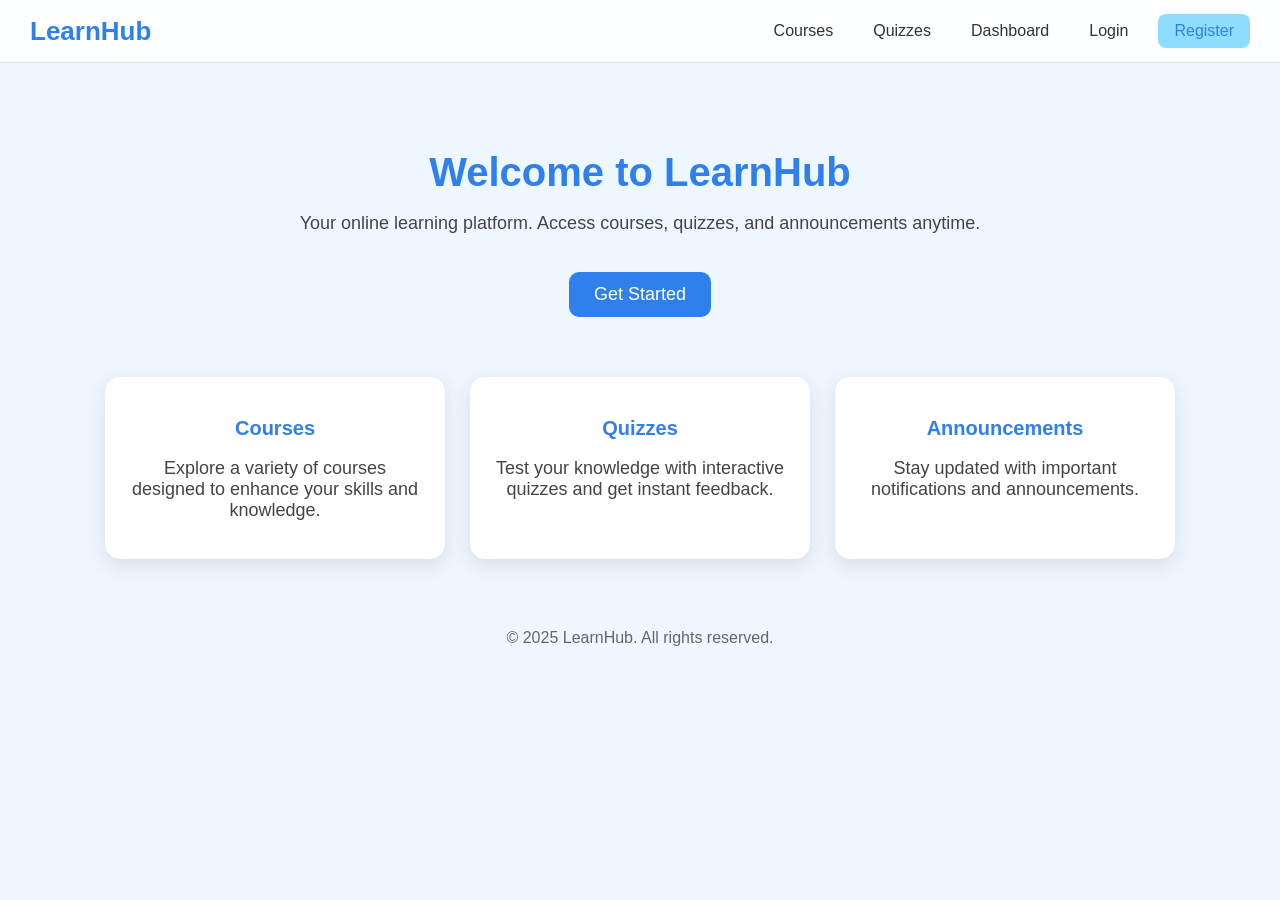
<file: frontend/public/index.html>
<!DOCTYPE html>
<html lang="en">
<head>
<meta charset="UTF-8" />
<meta name="viewport" content="width=device-width, initial-scale=1" />
<title>LearnHub - Home</title>

<style>
/* ---------------------------------- */
/* GLOBAL LAYOUT FIX (NO SIDE SCROLL) */
/* ---------------------------------- */
html, body {
  margin: 0;
  padding: 0;
  overflow-x: hidden;
  font-family: Arial, sans-serif;
  background: #eef7ff;
}

/* ---------------------------------- */
/* NAVBAR                             */
/* ---------------------------------- */
.navbar {
  width: 100%;
  padding: 14px 30px;
  display: flex;
  justify-content: space-between;
  align-items: center;

  background: #ffffffd8;
  backdrop-filter: blur(10px);
  position: sticky;
  top: 0;
  z-index: 100;
  box-sizing: border-box;
  border-bottom: 1px solid #e3e3e3;
}

.logo {
  font-size: 26px;
  font-weight: 700;
  color: #2f80ed;
}

/* NAV LINKS */
.nav-links {
  display: flex;
  align-items: center;
  gap: 20px;
}

.nav-links a {
  text-decoration: none;
  color: #333;
  font-size: 16px;
  font-weight: 500;
  padding: 6px 10px;
  transition: 0.3s;
}

.nav-links a:hover {
  color: #2f80ed;
}

/* REGISTER button */
.register-btn {
  background: #8eddff;
  padding: 8px 16px !important;
  border-radius: 8px;
  font-weight: bold;
  color: #2f80ed !important;
}

.register-btn:hover {
  background: #70d2ff;
}

/* ---------------------------------- */
/* MAIN CONTENT                       */
/* ---------------------------------- */
.container {
  margin: 0 auto;
  text-align: center;
  padding-top: 60px;
  max-width: 1100px;
}

h1 {
  font-size: 40px;
  color: #2f80ed;
  margin-bottom: 10px;
}

p {
  font-size: 18px;
  color: #444;
}

/* GET STARTED BUTTON */
.button {
  background: #2f80ed;
  color: #fff;
  padding: 12px 25px;
  border-radius: 10px;
  text-decoration: none;
  font-size: 18px;
  display: inline-block;
  margin: 20px auto;
}

.button:hover {
  background: #1c6ad6;
}

/* ---------------------------------- */
/* FEATURE CARDS SECTION              */
/* ---------------------------------- */
.cards {
  margin-top: 40px;
  display: flex;
  justify-content: center;
  gap: 25px;
  flex-wrap: wrap;
}

.card {
  width: 300px;
  background: #fff;
  padding: 20px;
  border-radius: 15px;
  box-shadow: 0px 6px 20px rgba(0,0,0,0.1);
  transition: 0.3s;
}

.card:hover {
  transform: translateY(-5px);
}

.card h3 {
  color: #2f80ed;
  font-size: 20px;
  margin-bottom: 10px;
}

/* FOOTER */
footer {
  text-align: center;
  margin-top: 50px;
  padding: 20px;
  color: #666;
}
.user-dropdown {
  position: relative;
  cursor: pointer;
  font-weight: 700;
  color: #2f80ed;
}

.user-name {
  padding: 8px 12px;
  border-radius: 10px;
  transition: 0.25s;
}

.user-name:hover {
  background: rgba(47, 128, 237, 0.1);
}

/* Dropdown menu */
.dropdown-menu {
  position: absolute;
  right: 0;
  margin-top: 8px;
  background: white;
  border-radius: 10px;
  box-shadow: 0 4px 12px rgba(0,0,0,0.15);
  padding: 10px 0;
  width: 150px;
  display: none;
  z-index: 1000;
}

.dropdown-menu a {
  display: block;
  padding: 10px 16px;
  color: #333;
  text-decoration: none;
  font-size: 15px;
}

.dropdown-menu a:hover {
  background: rgba(47, 128, 237, 0.08);
  color: #2f80ed;
}

</style>
</head>
<script>
document.addEventListener("DOMContentLoaded", () => {
    const token = localStorage.getItem("token");
    const name = localStorage.getItem("name");
    const role = localStorage.getItem("role");

    const nav = document.querySelector(".nav-links");

    if (token && name) {
        // Replace Login & Register with user's name + Dashboard + Logout
nav.innerHTML = `
    <a href="dashboard.html">Dashboard</a>

    <div class="user-dropdown">
        <span id="userNameDisplay" class="user-name">${name}</span>
        <div id="userMenu" class="dropdown-menu">
            <a href="profile.html">Profile</a>
            <a id="logoutBtn">Logout</a>
        </div>
    </div>
`;
;

       document.getElementById("logoutBtn").onclick = () => {
    localStorage.clear();

    // Show message
    const msg = document.createElement("div");
    msg.innerText = "Logged out successfully!";
    msg.style.position = "fixed";
    msg.style.top = "20px";
    msg.style.right = "20px";
    msg.style.background = "#2f80ed";
    msg.style.color = "white";
    msg.style.padding = "12px 20px";
    msg.style.borderRadius = "8px";
    msg.style.boxShadow = "0 4px 12px rgba(0,0,0,0.15)";
    msg.style.fontSize = "16px";
    msg.style.zIndex = "2000";
    document.body.appendChild(msg);

    // Redirect after 1.5s
    setTimeout(() => {
        window.location.href = "index.html";
    }, 1500);
};

    }
});
</script>

<script>
document.addEventListener("DOMContentLoaded", () => {
    const name = localStorage.getItem("name");

    // Set username text
    document.getElementById("userNameDisplay").innerText = name || "User";

    const menu = document.getElementById("userMenu");
    const user = document.getElementById("userNameDisplay");

    // Toggle dropdown on click
    user.addEventListener("click", () => {
        menu.style.display = menu.style.display === "block" ? "none" : "block";
    });

    // Close dropdown when clicking outside
    document.addEventListener("click", (e) => {
        if (!e.target.closest(".user-dropdown")) {
            menu.style.display = "none";
        }
    });

    // Logout
   document.getElementById("logoutBtn").onclick = () => {
    localStorage.clear();

    // Show message
    const msg = document.createElement("div");
    msg.innerText = "Logged out successfully!";
    msg.style.position = "fixed";
    msg.style.top = "20px";
    msg.style.right = "20px";
    msg.style.background = "#2f80ed";
    msg.style.color = "white";
    msg.style.padding = "12px 20px";
    msg.style.borderRadius = "8px";
    msg.style.boxShadow = "0 4px 12px rgba(0,0,0,0.15)";
    msg.style.fontSize = "16px";
    msg.style.zIndex = "2000";
    document.body.appendChild(msg);

    // Redirect after 1.5s
    setTimeout(() => {
        window.location.href = "index.html";
    }, 1500);
};

});
</script>
<script>
document.addEventListener("DOMContentLoaded", () => {
    if (sessionStorage.getItem("logoutMessage")) {
        alert("Logged out successfully!");
        sessionStorage.removeItem("logoutMessage");
    }
});
</script>


<body>

<!-- ---------------------------------- -->
<!-- HEADER -->
<!-- ---------------------------------- -->
<header class="navbar">
  <div class="logo">LearnHub</div>

  <nav class="nav-links">
    <a href="courses.html">Courses</a>
    <a href="quizzes.html">Quizzes</a>
    <a href="dashboard.html">Dashboard</a>
    <a href="login.html">Login</a>
    <a href="register.html" class="register-btn">Register</a>
  </nav>
</header>


<!-- ---------------------------------- -->
<!-- MAIN CONTENT -->
<!-- ---------------------------------- -->
<main class="container fade-in">
  <h1>Welcome to LearnHub</h1>
  <p>Your online learning platform. Access courses, quizzes, and announcements anytime.</p>

  <a href="register.html" class="button">Get Started</a>

<div class="cards">

  <div class="card" onclick="window.location.href='courses.html'" style="cursor:pointer;">
    <h3>Courses</h3>
    <p>Explore a variety of courses designed to enhance your skills and knowledge.</p>
  </div>

  <div class="card" onclick="window.location.href='quizzes.html'" style="cursor:pointer;">
    <h3>Quizzes</h3>
    <p>Test your knowledge with interactive quizzes and get instant feedback.</p>
  </div>

  <div class="card" onclick="window.location.href='announcements.html'" style="cursor:pointer;">
    <h3>Announcements</h3>
    <p>Stay updated with important notifications and announcements.</p>
  </div>

</div>


<footer>© 2025 LearnHub. All rights reserved.</footer>
<script src="../js/auth.js"></script>
</body>
</html>
</file>
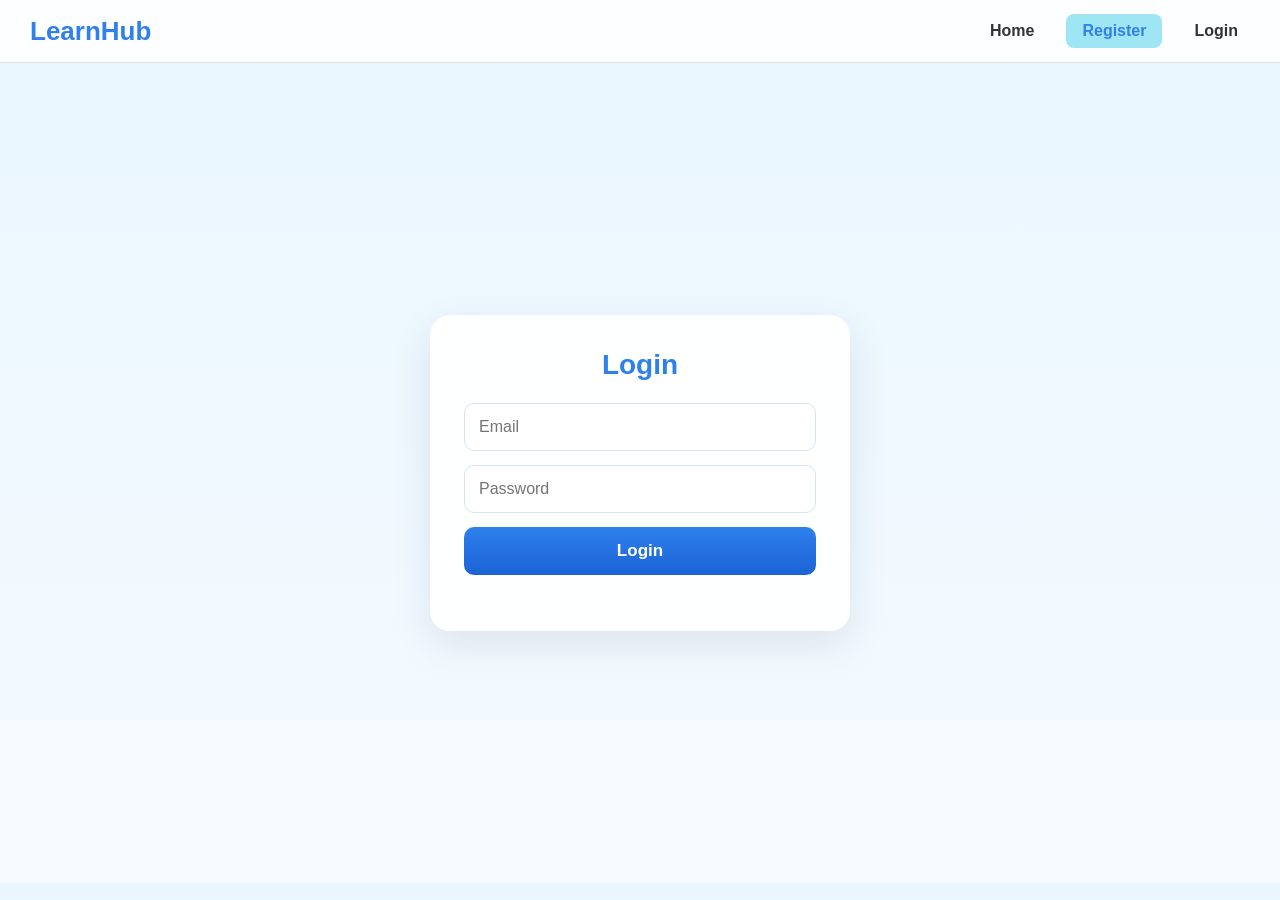
<file: frontend/public/admin_dashboard.html>
<!DOCTYPE html>
<html lang="en">
<head>
<meta charset="UTF-8">
<meta name="viewport" content="width=device-width, initial-scale=1.0">
<title>LearnHub - Admin Dashboard</title>

<style>
/* -----------------------------------------------
   GLOBAL + RESET
------------------------------------------------- */
* {
  box-sizing: border-box;
  margin: 0;
  padding: 0;
  font-family: "Arial", sans-serif;
}

body {
  background: linear-gradient(180deg, #e9f6ff, #f6fbff);
  min-height: 100vh;
  overflow-x: hidden;
}

/* -----------------------------------------------
   NAVBAR
------------------------------------------------- */
.navbar {
  width: 100%;
  padding: 14px 32px;
  display: flex;
  justify-content: space-between;
  align-items: center;
  background: #ffffffd8;
  backdrop-filter: blur(10px);
  border-bottom: 1px solid #e3e3e3;
  position: sticky;
  top: 0;
  z-index: 100;
}

.logo {
  font-size: 26px;
  font-weight: 700;
  color: #2f80ed;
}

.nav-actions {
  display: flex;
  align-items: center;
  gap: 16px;
}

.nav-actions button {
  background: #2f80ed;
  color: white;
  padding: 10px 18px;
  border-radius: 10px;
  border: none;
  cursor: pointer;
  font-size: 15px;
  font-weight: 600;
  transition: 0.25s;
}

.nav-actions button:hover {
  background: #1b63d6;
  box-shadow: 0 8px 20px rgba(47,128,237,0.25);
}

/* -----------------------------------------------
   MAIN DASHBOARD CARD
------------------------------------------------- */
.dashboard-wrap {
  padding: 40px 20px;
  display: flex;
  justify-content: center;
}

.dashboard-card {
  width: 900px;
  max-width: 95%;
  background: white;
  border-radius: 20px;
  padding: 40px;
  box-shadow: 0 18px 40px rgba(20,40,80,0.12);
  animation: fadeIn 0.35s ease-out;
}

/* Animation */
@keyframes fadeIn {
  from {
    opacity: 0;
    transform: translateY(12px);
  }
  to {
    opacity: 1;
    transform: translateY(0);
  }
}

.dashboard-card h2 {
  font-size: 30px;
  color: #2f80ed;
  margin-bottom: 10px;
}

.dashboard-card p {
  color: #444;
  font-size: 17px;
  margin-bottom: 25px;
}

/* -----------------------------------------------
   ACTION BUTTON GRID
------------------------------------------------- */
.action-grid {
  display: grid;
  grid-template-columns: repeat(auto-fit, minmax(240px, 1fr));
  gap: 22px;
  margin-top: 20px;
}

.action-btn {
  background: linear-gradient(180deg, #2f80ed, #1b63d6);
  color: white;
  padding: 24px 20px;
  text-align: center;
  border-radius: 14px;
  font-size: 18px;
  font-weight: 700;
  cursor: pointer;
  box-shadow: 0 10px 25px rgba(47,128,237,0.20);
  transition: 0.25s;
}

.action-btn:hover {
  transform: translateY(-3px);
  box-shadow: 0 14px 28px rgba(47,128,237,0.28);
}

/* -----------------------------------------------
   RESPONSIVE
------------------------------------------------- */
@media (max-width: 480px) {
  .logo { font-size: 22px; }
  .nav-actions button { padding: 8px 12px; font-size: 13px; }
}

</style>
</head>
<body>

<!-- NAVBAR -->
<header class="navbar">
  <div class="logo">LearnHub Admin</div>
  <div class="nav-actions">
    <button id="logoutBtn">Logout</button>
  </div>
</header>

<!-- MAIN DASHBOARD -->
<div class="dashboard-wrap">
  <div class="dashboard-card">
    <h2 id="adminWelcome">Welcome, Admin</h2>
    <p>Use the tools below to manage the LearnHub platform.</p>

    <div class="action-grid">
      <div class="action-btn" id="manageCoursesBtn">📘 Manage Courses</div>
      <div class="action-btn" id="manageQuizzesBtn">📝 Manage Quizzes</div>
    </div>
  </div>
</div>

<script src="../js/admin_dashboard.js"></script>
</body>
</html>
</file>
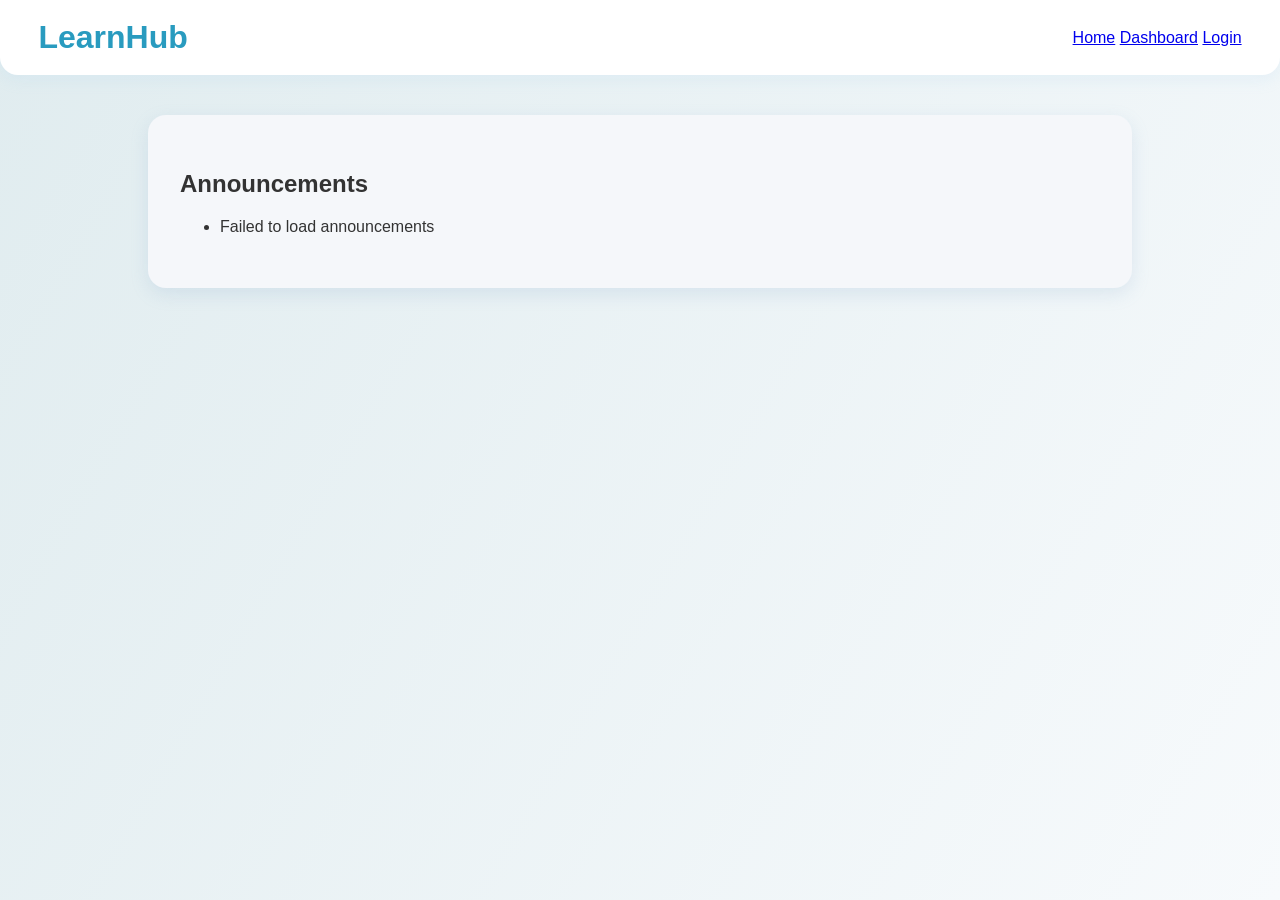
<file: frontend/public/announcements.html>
<!DOCTYPE html>
<html lang="en">
<head>
<meta charset="UTF-8" />
<meta name="viewport" content="width=device-width, initial-scale=1" />
<title>LearnHub - Announcements</title>
<link rel="stylesheet" href="../css/main.css" />
<script src="../js/announcements.js" defer></script>
</head>
<body>
<header class="navbar">
  <div class="logo">LearnHub</div>
  <nav>
    <a href="index.html">Home</a>
    <a href="dashboard.html">Dashboard</a>
    <a href="login.html">Login</a>
  </nav>
</header>
<main class="container fade-in">
  <h2>Announcements</h2>
  <ul id="announcementsList"></ul>
</main>
</body>
</html>
</file>
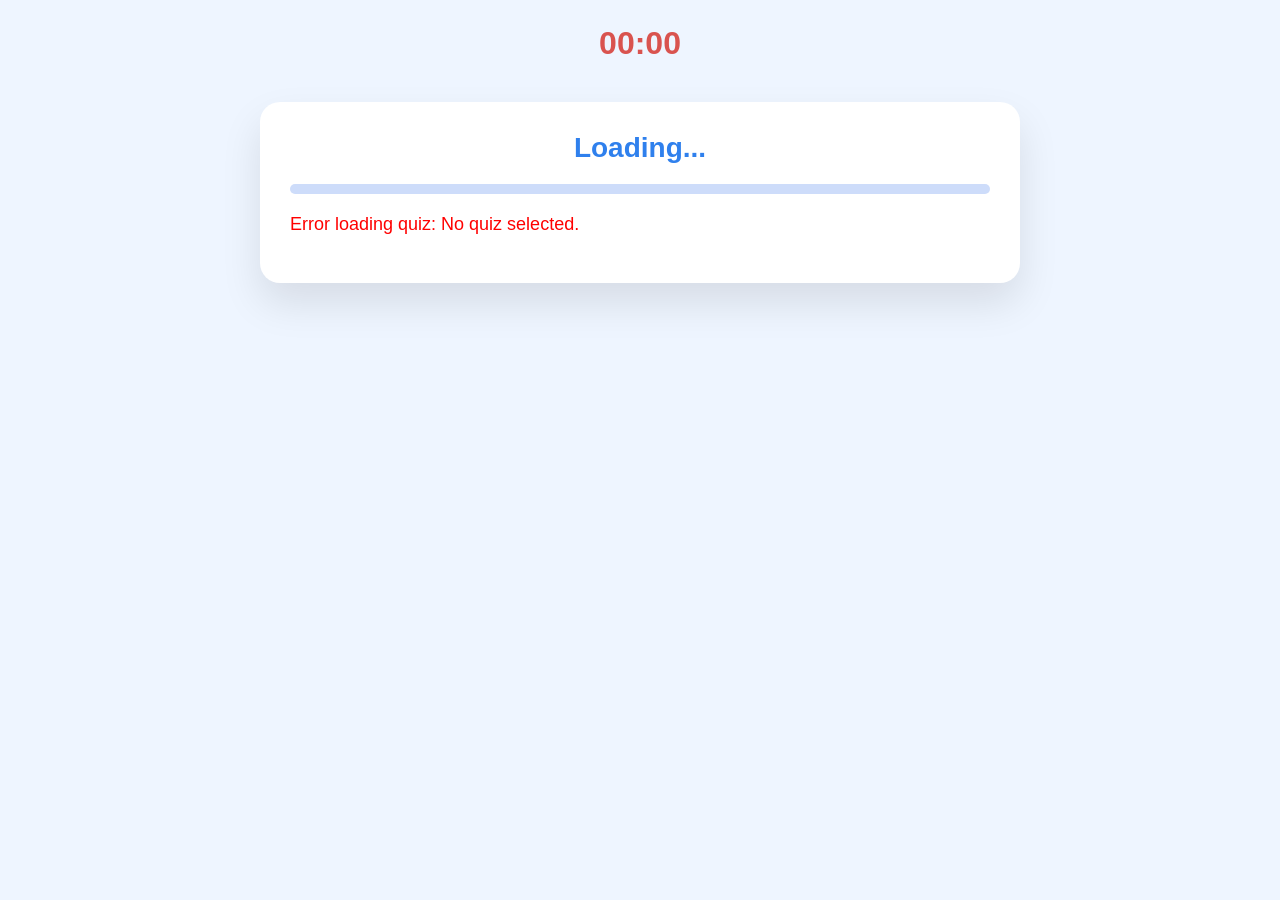
<file: frontend/public/attempt_quiz.html>
<!DOCTYPE html>
<html lang="en">
<head>
<meta charset="UTF-8">
<meta name="viewport" content="width=device-width, initial-scale=1.0">
<title>Attempt Quiz</title>

<style>
body {
  margin: 0;
  font-family: "Segoe UI", sans-serif;
  background: #eef5ff;
  overflow-x: hidden;
}

/* TIMER */
#timer {
  text-align: center;
  font-size: 32px;
  font-weight: 700;
  color: #d9534f;
  margin-top: 25px;
}

/* MAIN QUIZ BOX */
.quiz-container {
  max-width: 700px;
  margin: 40px auto;
  background: #fff;
  padding: 30px;
  border-radius: 20px;
  box-shadow: 0 20px 40px rgba(0,0,0,0.1);
  transition: .3s ease;
}

.quiz-container:hover {
  transform: translateY(-4px);
  box-shadow: 0 25px 50px rgba(0,0,0,0.15);
}

/* TITLE */
#quiz-title {
  text-align: center;
  font-size: 28px;
  color: #2f80ed;
  margin-bottom: 20px;
  font-weight: 600;
}

/* QUESTION TEXT */
.question-text {
  font-size: 20px;
  font-weight: 600;
  margin-bottom: 20px;
}

/* OPTION BUTTONS */
.option {
  background: #f2f6ff;
  padding: 15px;
  border-radius: 12px;
  margin-bottom: 12px;
  border: 2px solid transparent;
  cursor: pointer;
  transition: .2s;
}

.option:hover {
  background: #e0ebff;
}

.option.selected {
  border-color: #2f80ed;
  background: #d9eaff;
}

/* NEXT BUTTON */
#nextBtn {
  margin-top: 20px;
  width: 100%;
  padding: 15px;
  background: linear-gradient(45deg, #2f80ed, #4fa3f7);
  border: none;
  border-radius: 12px;
  font-size: 18px;
  color: white;
  font-weight: 700;
  cursor: pointer;
  transition: .2s;
}

#nextBtn:hover {
  opacity: .85;
  transform: scale(1.02);
}

/* PROGRESS BAR */
.progress-wrapper {
  margin-bottom: 20px;
}

.progress-bar {
  height: 10px;
  background: #cddcfa;
  border-radius: 10px;
  overflow: hidden;
}

.progress-fill {
  height: 10px;
  width: 0%;
  background: #2f80ed;
  transition: width .3s ease;
}

</style>

<script src="../js/attempt.js" defer></script>

</head>

<body>

<div id="timer">00:00</div>

<div class="quiz-container">

  <div id="quiz-title">Loading...</div>

  <div class="progress-wrapper">
    <div class="progress-bar">
      <div id="progressFill" class="progress-fill"></div>
    </div>
  </div>

  <div id="question-box"></div>

  <button id="nextBtn">Next</button>

</div>

</body>
</html>
</file>
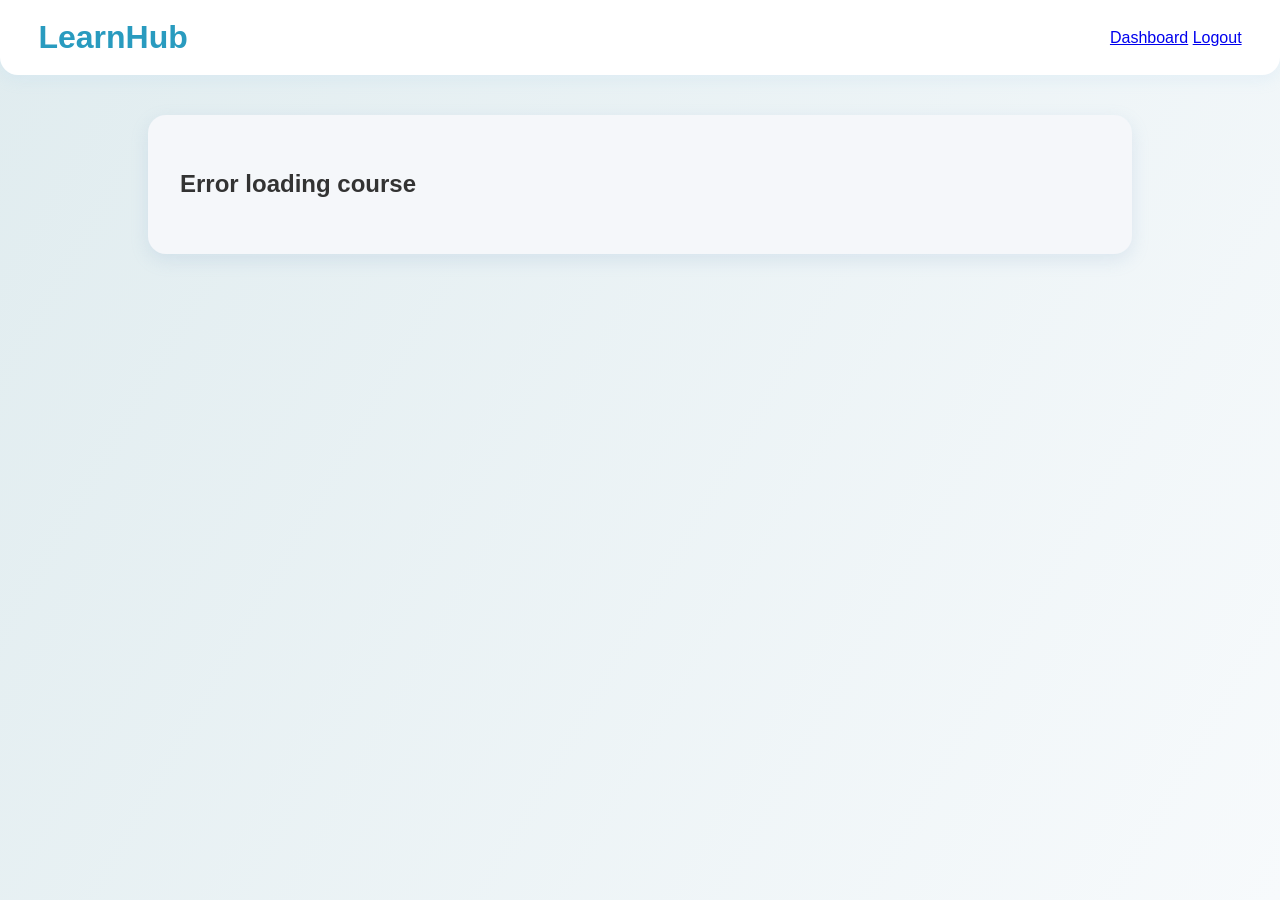
<file: frontend/public/course_detail.html>
<!DOCTYPE html>
<html lang="en">
<head>
  <meta charset="UTF-8" />
  <meta name="viewport" content="width=device-width, initial-scale=1" />
  <title>LearnHub - Course Detail</title>

  <!-- Main Styles -->
  <link rel="stylesheet" href="../css/main.css" />

  <style>
    /* Page-specific styling */
    .course-wrapper {
      display: flex;
      gap: 25px;
      margin-top: 20px;
    }

    /* Lesson List */
    .lesson-box {
      width: 30%;
      background: #fff;
      padding: 15px;
      border-radius: 10px;
      box-shadow: 0 4px 12px rgba(0,0,0,0.1);
      height: 500px;
      overflow-y: auto;
    }

    .lesson-box ul {
      list-style: none;
      padding: 0;
      margin: 10px 0 0 0;
    }

    .lesson-box li {
      padding: 12px;
      border-bottom: 1px solid #ddd;
      cursor: pointer;
      transition: 0.2s;
      border-radius: 6px;
    }

    .lesson-box li:hover {
      background: #f0f7ff;
    }

    /* Highlight active lesson */
    .lesson-active {
      background: #d9ebff !important;
      font-weight: bold;
    }

    /* Video Area */
    #videoPlayer iframe,
    #videoPlayer video {
      width: 100%;
      height: 420px;
      border-radius: 10px;
    }

    /* Comment box */
    #commentInput {
      width: 100%;
      height: 70px;
      border: 1px solid #ccc;
      border-radius: 8px;
      padding: 10px;
      margin-top: 10px;
      resize: none;
    }

    .button {
      background: #2f80ed;
      color: white;
      padding: 10px 15px;
      border-radius: 6px;
      border: none;
      cursor: pointer;
      margin-top: 5px;
      display: inline-block;
    }

    .button:hover {
      opacity: 0.9;
    }
  </style>

  <script src="../js/course_detail.js" defer></script>
</head>

<body>
  <header class="navbar">
    <div class="logo">LearnHub</div>
    <nav>
      <a href="dashboard.html">Dashboard</a>
      <a href="login.html" id="logoutBtn">Logout</a>
    </nav>
  </header>

  <main class="container fade-in">
    <!-- Everything from JS will be injected here -->
    <section id="courseDetail"></section>
  </main>
</body>
</html>
</file>
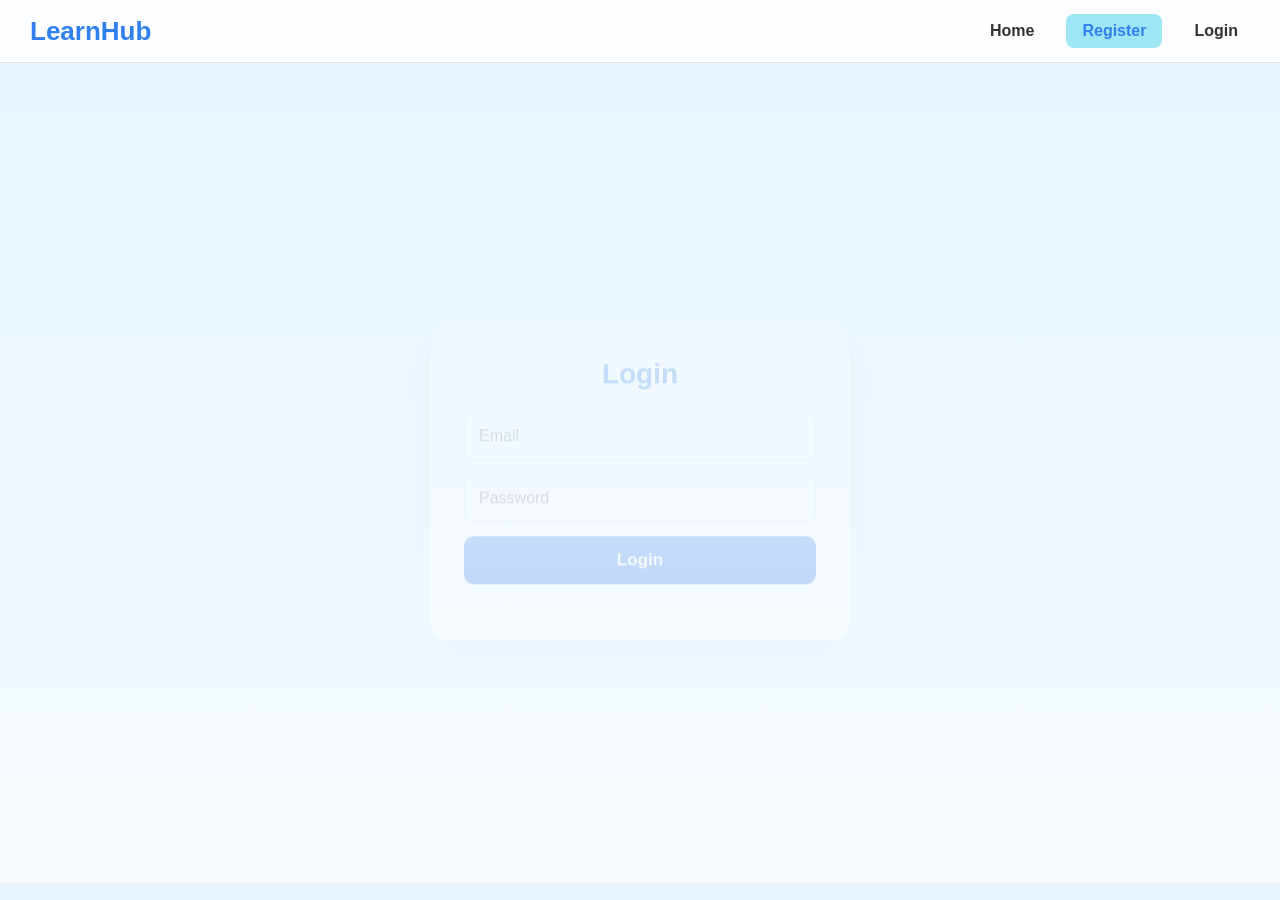
<file: frontend/public/dashboard.html>
<!DOCTYPE html>
<html lang="en">
<head>
<meta charset="UTF-8" />
<meta name="viewport" content="width=device-width, initial-scale=1" />
<title>LearnHub - Dashboard</title>
<link rel="stylesheet" href="../css/main.css" />

<style>
/* Page Background (Soft Pastel) */
body {
  margin: 0;
  font-family: "Segoe UI", Arial, sans-serif;
  background: linear-gradient(120deg, #e0ecef 0%, #f7fafc 100%);
}

/* Custom dashboard tweaks */
#welcomeBox {
  background: #fff;
  padding: 20px;
  border-radius: 14px;
  margin-bottom: 20px;
  box-shadow: 0 8px 25px rgba(150, 180, 210, 0.18);
  font-size: 18px;
}

#adminPanel {
  background: #fff;
  padding: 20px;
  border-radius: 14px;
  box-shadow: 0 8px 25px rgba(150, 180, 210, 0.18);
  margin-top: 20px;
}

#adminPanel .button {
  width: 100%;
  padding: 12px;
  margin: 8px 0;
  font-size: 16px;
}

/* Courses List */
#myCoursesList li {
  background: #fff;
  padding: 16px;
  border-radius: 14px;
  margin-bottom: 14px;
  box-shadow: 0 6px 18px rgba(150, 180, 210, 0.15);
  transition: 0.25s ease;
}

#myCoursesList li:hover {
  transform: translateY(-4px);
  box-shadow: 0 10px 25px rgba(150, 180, 210, 0.23);
}

.viewBtn {
  margin-top: 10px;
  color: #299bbf;
  cursor: pointer;
  font-weight: bold;
}
</style>

<script src="../js/dashboard.js" defer></script>
</head>

<body>

<!-- ✅ FINAL NAVBAR (ONLY ONE) -->
<header class="navbar">
  <div class="logo">LearnHub</div>

  <nav class="nav-links">
    <a href="index.html" id="navHome">Home</a>
    <a href="dashboard.html" id="navDashboard">Dashboard</a>

    <!-- PROFILE DROPDOWN -->
    <div class="profile-menu" id="profileMenu" style="display:none;">
      <img id="profileAvatar" class="avatar">
      <span id="profileName">Account</span>
      <div class="dropdown">
        <a href="profile.html">Profile</a>
        <a href="#" id="logoutBtn">Logout</a>
      </div>
    </div>

    <!-- LOGIN BUTTON (hidden when logged in) -->
    <a href="login.html" id="loginBtn">Login</a>
  </nav>
</header>

<!-- ======================== MAIN CONTENT ======================== -->
<main class="container fade-in">

  <h2>Dashboard</h2>

  <!-- Welcome Message -->
  <section id="userWelcome">
    <div id="welcomeBox">Loading...</div>
  </section>

  <hr>

  <!-- Admin Panel -->
  <section id="adminPanel" style="display:none;">
    <h3>Admin Panel</h3>
    <button onclick="location.href='manage_courses.html'" class="button">Manage Courses</button>
    <button onclick="location.href='manage_announcements.html'" class="button">Manage Announcements</button>
    <button onclick="location.href='manage_quizzes.html'" class="button">Manage Quizzes</button>
  </section>

  <!-- My Courses -->
  <section id="myCoursesSection">
    <h3>My Courses</h3>
    <ul id="myCoursesList"></ul>
  </section>

</main>

<!-- ========== NAVBAR USER LOGIC ========== -->
<script>
(function() {
  const user = JSON.parse(localStorage.getItem("user"));

  const loginBtn = document.getElementById("loginBtn");
  const navDashboard = document.getElementById("navDashboard");
  const profileMenu = document.getElementById("profileMenu");
  const profileName = document.getElementById("profileName");
  const profileAvatar = document.getElementById("profileAvatar");
  const logoutBtn = document.getElementById("logoutBtn");

  if (user) {
    loginBtn.style.display = "none";
    navDashboard.style.display = "inline-block";
    profileMenu.style.display = "flex";

    // Show name + avatar
    profileName.textContent = user.name;
    profileAvatar.src = user.avatar || "https://i.ibb.co/vJvbJrV/default-avatar.png";
  } else {
    loginBtn.style.display = "inline-block";
    navDashboard.style.display = "none";
    profileMenu.style.display = "none";
  }

  if (logoutBtn) {
    logoutBtn.onclick = () => {
      localStorage.clear();
      alert("Logged out successfully!");
      location.href = "login.html";
    };
  }
})();
</script>

</body>
</html>
</file>
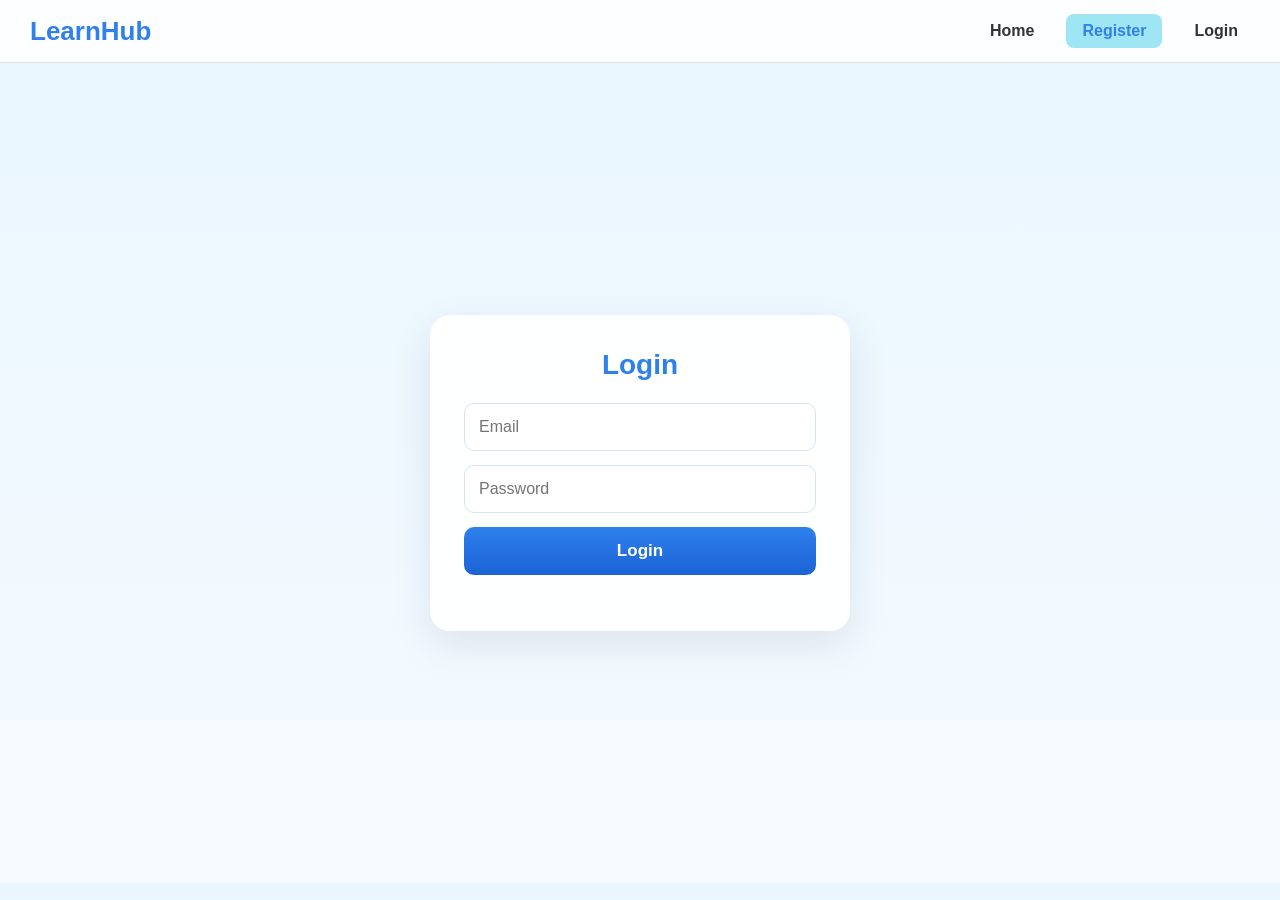
<file: frontend/public/login.html>
<!DOCTYPE html>
<html lang="en">
<head>
<meta charset="utf-8" />
<meta name="viewport" content="width=device-width, initial-scale=1" />
<title>LearnHub - Login</title>

<style>
/* ---------------------------------------------------
   RESET + GLOBAL
--------------------------------------------------- */
* {
  box-sizing: border-box;
}

html, body {
  margin: 0;
  padding: 0;
  overflow-x: hidden;
  font-family: Arial, sans-serif;
  background: linear-gradient(180deg, #e9f6ff, #f6fbff);
}

/* ---------------------------------------------------
   NAVBAR
--------------------------------------------------- */
.navbar {
  width: 100%;
  padding: 14px 30px;
  display: flex;
  justify-content: space-between;
  align-items: center;
  background: #ffffffd8;
  backdrop-filter: blur(10px);
  border-bottom: 1px solid #e3e3e3;
  position: sticky;
  top: 0;
  z-index: 100;
}

.logo {
  font-size: 26px;
  font-weight: 700;
  color: #2f80ed;
}

.nav-links {
  display: flex;
  align-items: center;
  gap: 20px;
}

.nav-links a {
  text-decoration: none;
  color: #333;
  font-weight: 600;
  font-size: 16px;
  padding: 8px 12px;
  border-radius: 8px;
  transition: 0.25s;
}

.nav-links a:hover {
  background: rgba(47, 128, 237, 0.10);
  color: #2f80ed;
}

/* Register pill */
.register-btn {
  background: #9fe6f5;
  color: #2f80ed !important;
  padding: 8px 16px !important;
  border-radius: 10px;
  font-weight: 700;
}

/* ---------------------------------------------------
   FORM + CARD
--------------------------------------------------- */
.page-wrap {
  min-height: calc(100vh - 80px);
  display: flex;
  align-items: center;
  justify-content: center;
  padding: 30px;
}

.login-card {
  width: 420px;
  max-width: calc(100% - 40px);
  background: rgba(255, 255, 255, 0.94);
  border-radius: 20px;
  padding: 34px;
  box-shadow: 0 14px 40px rgba(20,40,80,0.10);
  text-align: center;
  animation: fadePop .35s ease-out;
}

@keyframes fadePop {
  from { opacity: 0; transform: translateY(12px); }
  to { opacity: 1; transform: translateY(0); }
}

.login-card h2 {
  margin: 0 0 22px;
  color: #2f80ed;
  font-size: 28px;
  font-weight: 700;
}

/* Inputs */
#loginForm {
  display: flex;
  flex-direction: column;
  gap: 14px;
}

input[type="email"],
input[type="password"] {
  width: 100%;
  padding: 14px;
  border-radius: 10px;
  font-size: 16px;
  border: 1px solid #d7e4ef;
  outline: none;
  background: white;
  transition: 0.25s;
}

input:focus {
  border-color: #2f80ed;
  box-shadow: 0 0 10px rgba(47,128,237,0.15);
}

/* Button */
.button {
  border: none;
  padding: 14px;
  border-radius: 10px;
  color: white;
  background: linear-gradient(180deg, #2f80ed, #1b63d6);
  font-size: 17px;
  font-weight: 700;
  cursor: pointer;
  transition: 0.25s;
}

.button:hover {
  box-shadow: 0 10px 22px rgba(47,128,237,0.18);
}

/* Error Message */
#errorMsg {
  color: #d64545;
  font-size: 14px;
  min-height: 22px;
}

/* Responsive */
@media (max-width: 460px) {
  .logo { font-size: 26px; }
  .login-card { padding: 24px; }
}
</style>
</head>

<body>

<header class="navbar">
  <div class="logo">LearnHub</div>
  <nav class="nav-links">
    <a href="index.html">Home</a>
    <a href="register.html" class="register-btn">Register</a>
    <a href="login.html">Login</a>
  </nav>
</header>

<div class="page-wrap">
  <div class="login-card" role="region">
    <h2>Login</h2>

    <form id="loginForm" autocomplete="on" novalidate>
      <input type="email" id="email" placeholder="Email" required />
      <input type="password" id="password" placeholder="Password" required />
      <button type="submit" class="button">Login</button>
    </form>

    <div id="errorMsg"></div>
  </div>
</div>

<script>
document.getElementById('loginForm').addEventListener('submit', async (e) => {
  e.preventDefault();
  const email = document.getElementById('email').value.trim();
  const pwd = document.getElementById('password').value.trim();
  const err = document.getElementById('errorMsg');

  err.style.color = '#d64545';
  err.textContent = '';

  if (!email || !pwd) {
    err.textContent = 'Please enter email and password.';
    return;
  }

  err.style.color = '#2f80ed';
  err.textContent = 'Attempting to login...';

  try {
    const res = await fetch('http://localhost:5000/api/auth/login', {
      method: 'POST',
      headers: { 'Content-Type': 'application/json' },
      body: JSON.stringify({ email, password: pwd })
    });

    const data = await res.json();

    if (res.ok) {
  
  // REQUIRED FIX → save full user object
  localStorage.setItem("user", JSON.stringify({
    name: data.user.name,
    email: data.user.email,
    role: data.user.role,
    avatar: data.user.avatar || "https://i.ibb.co/vJvbJrV/default-avatar.png"
  }));

  // Keep these if you need them
  localStorage.setItem("token", data.token);
  localStorage.setItem("role", data.user.role);

  if (data.user.role === "admin") {
    window.location.href = "admin_dashboard.html";
  } else {
    window.location.href = "dashboard.html";
  }
}


  } catch (error) {
    err.style.color = '#d64545';
    err.textContent = 'Network or server error.';
  }
});
</script>

</body>
</html>
</file>
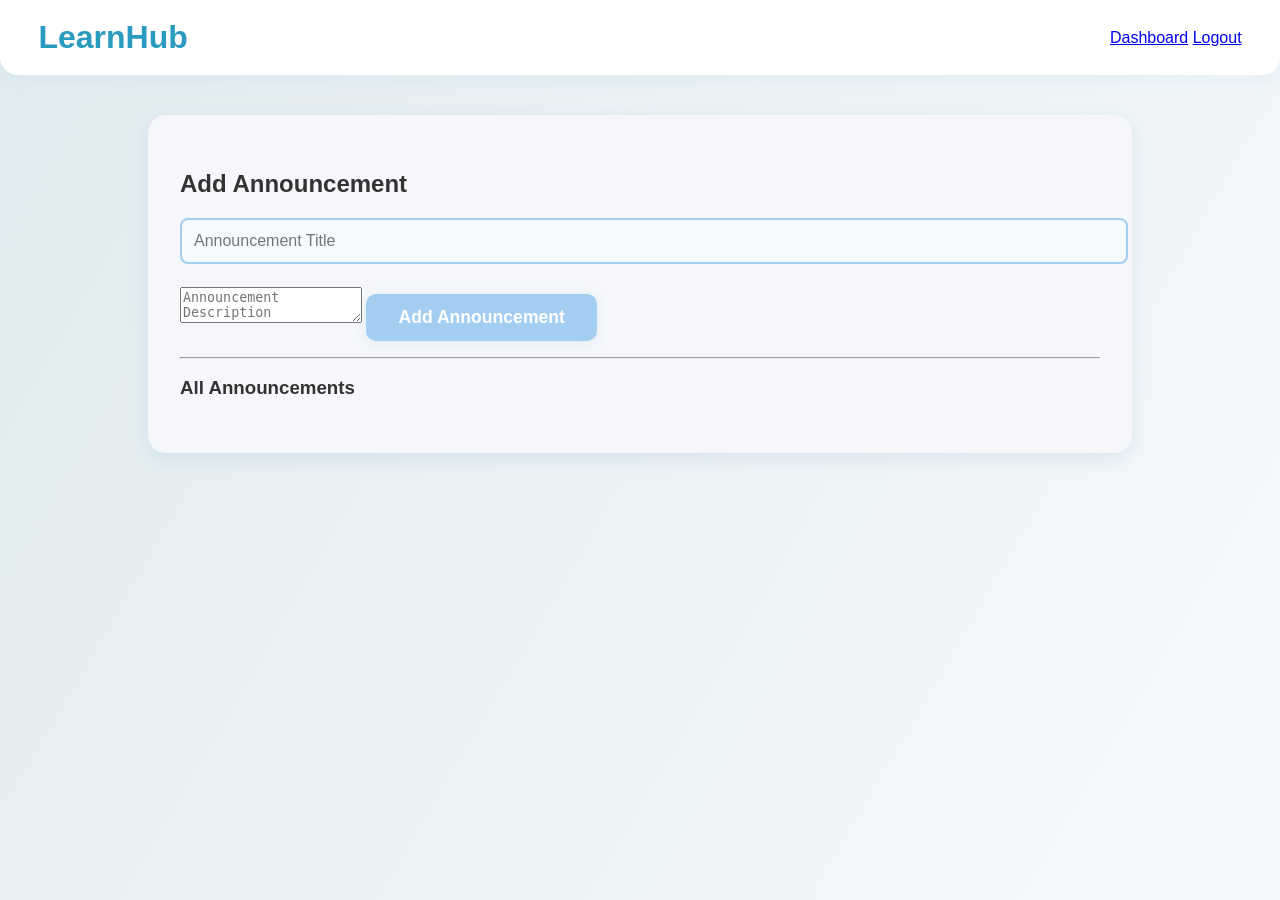
<file: frontend/public/manage_announcements.html>
<!DOCTYPE html>
<html lang="en">
<head>
  <meta charset="UTF-8" />
  <meta name="viewport" content="width=device-width, initial-scale=1" />
  <title>Manage Announcements - Admin</title>
  <link rel="stylesheet" href="../css/main.css" />
  <script src="../js/manage_announcements.js" defer></script>
</head>
<body>
<header class="navbar">
  <div class="logo">LearnHub</div>
  <nav>
    <a href="dashboard.html">Dashboard</a>
    <a href="logout.html" id="logoutBtn">Logout</a>
  </nav>
</header>
<main class="container fade-in">
  <h2>Add Announcement</h2>
  <form id="announcementForm">
    <input type="text" id="title" placeholder="Announcement Title" required />
    <textarea id="description" placeholder="Announcement Description" required></textarea>
    <button type="submit" class="button">Add Announcement</button>
  </form>
  <p id="announcementMsg"></p>
  <hr>
  <h3>All Announcements</h3>
  <ul id="announcementsList"></ul>
</main>
</body>
</html>
</file>
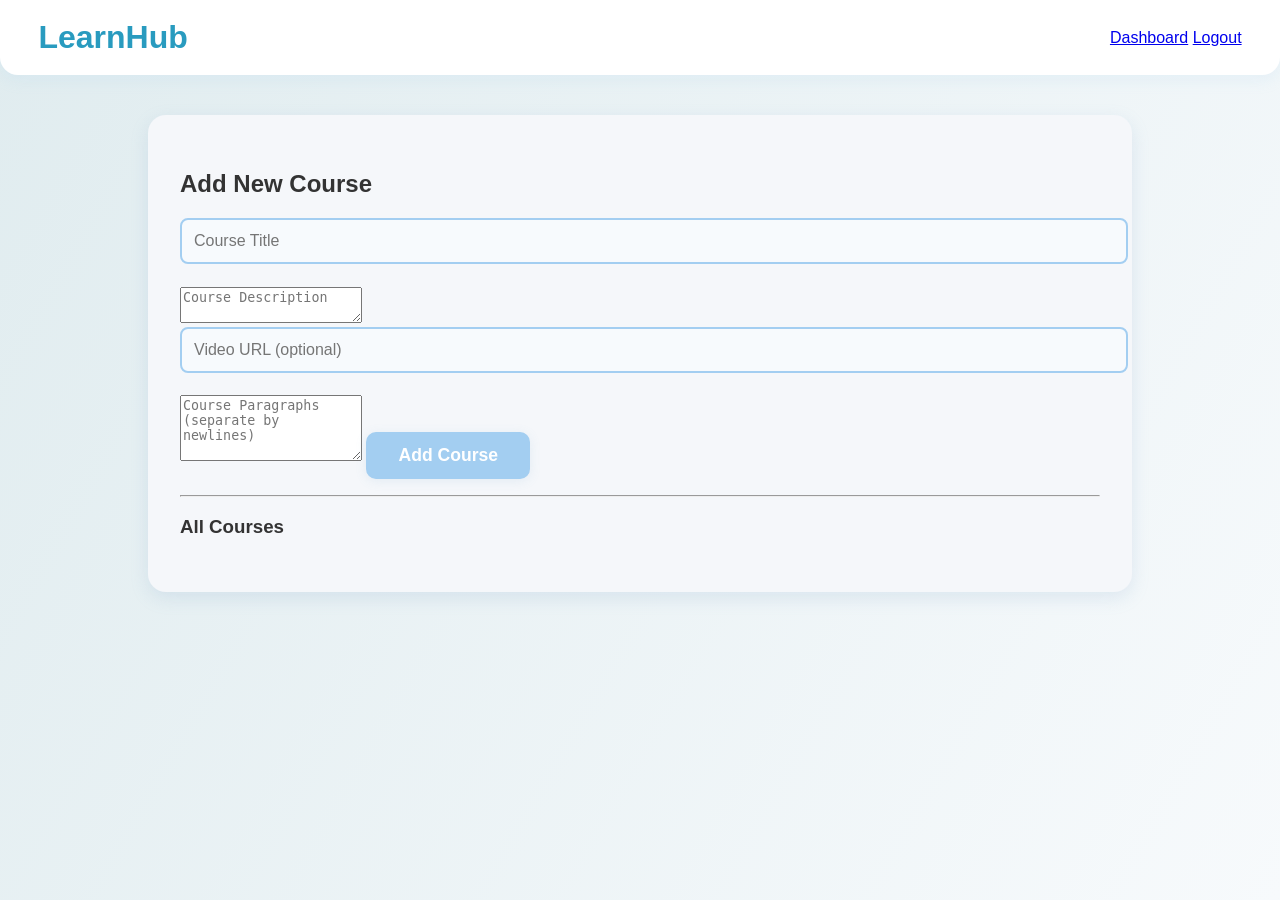
<file: frontend/public/manage_courses.html>
<!DOCTYPE html>
<html lang="en">
<head>
<meta charset="UTF-8" />
<meta name="viewport" content="width=device-width, initial-scale=1" />
<title>Manage Courses - Admin</title>
<link rel="stylesheet" href="../css/main.css" />
<script src="../js/manage_courses.js" defer></script>
</head>
<body>
<header class="navbar">
  <div class="logo">LearnHub</div>
  <nav>
    <a href="dashboard.html">Dashboard</a>
    <a href="logout.html" id="logoutBtn">Logout</a>
  </nav>
</header>
<main class="container fade-in">
  <h2>Add New Course</h2>
  <form id="courseForm">
    <input type="text" id="title" placeholder="Course Title" required />
    <textarea id="description" placeholder="Course Description" required></textarea>
    <input type="url" id="videoUrl" placeholder="Video URL (optional)" />
    <textarea id="paragraphs" placeholder="Course Paragraphs (separate by newlines)" rows="4"></textarea>
    <button type="submit" class="button">Add Course</button>
  </form>
  <p id="courseMsg"></p>

  <hr>
  <h3>All Courses</h3>
  <ul id="coursesList"></ul>
</main>
</body>
</html>
</file>
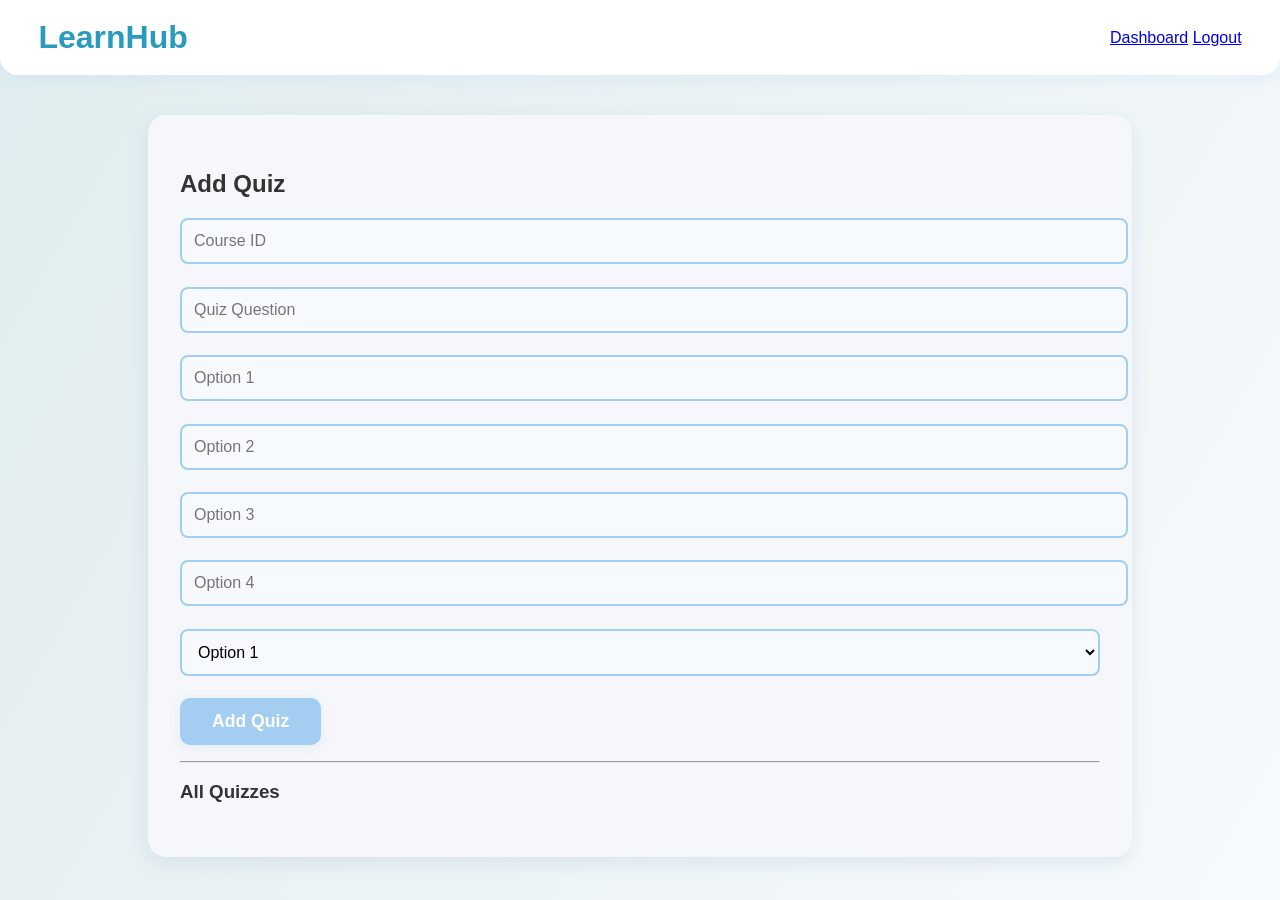
<file: frontend/public/manage_quizzes.html>
<!DOCTYPE html>
<html lang="en">
<head>
  <meta charset="UTF-8" />
  <meta name="viewport" content="width=device-width, initial-scale=1" />
  <title>Manage Quizzes - Admin</title>
  <link rel="stylesheet" href="../css/main.css" />
  <script src="../js/manage_quizzes.js" defer></script>
</head>
<body>
<header class="navbar">
  <div class="logo">LearnHub</div>
  <nav>
    <a href="dashboard.html">Dashboard</a>
    <a href="logout.html" id="logoutBtn">Logout</a>
  </nav>
</header>
<main class="container fade-in">
  <h2>Add Quiz</h2>
  <form id="quizForm">
    <input type="text" id="courseId" placeholder="Course ID" required />
    <input type="text" id="question" placeholder="Quiz Question" required />
    <input type="text" id="option1" placeholder="Option 1" required />
    <input type="text" id="option2" placeholder="Option 2" required />
    <input type="text" id="option3" placeholder="Option 3" required />
    <input type="text" id="option4" placeholder="Option 4" required />
    <select id="answer">
      <option value="0">Option 1</option>
      <option value="1">Option 2</option>
      <option value="2">Option 3</option>
      <option value="3">Option 4</option>
    </select>
    <button type="submit" class="button">Add Quiz</button>
  </form>
  <p id="quizMsg"></p>
  <hr>
  <h3>All Quizzes</h3>
  <ul id="quizzesList"></ul>
</main>
</body>
</html>
</file>
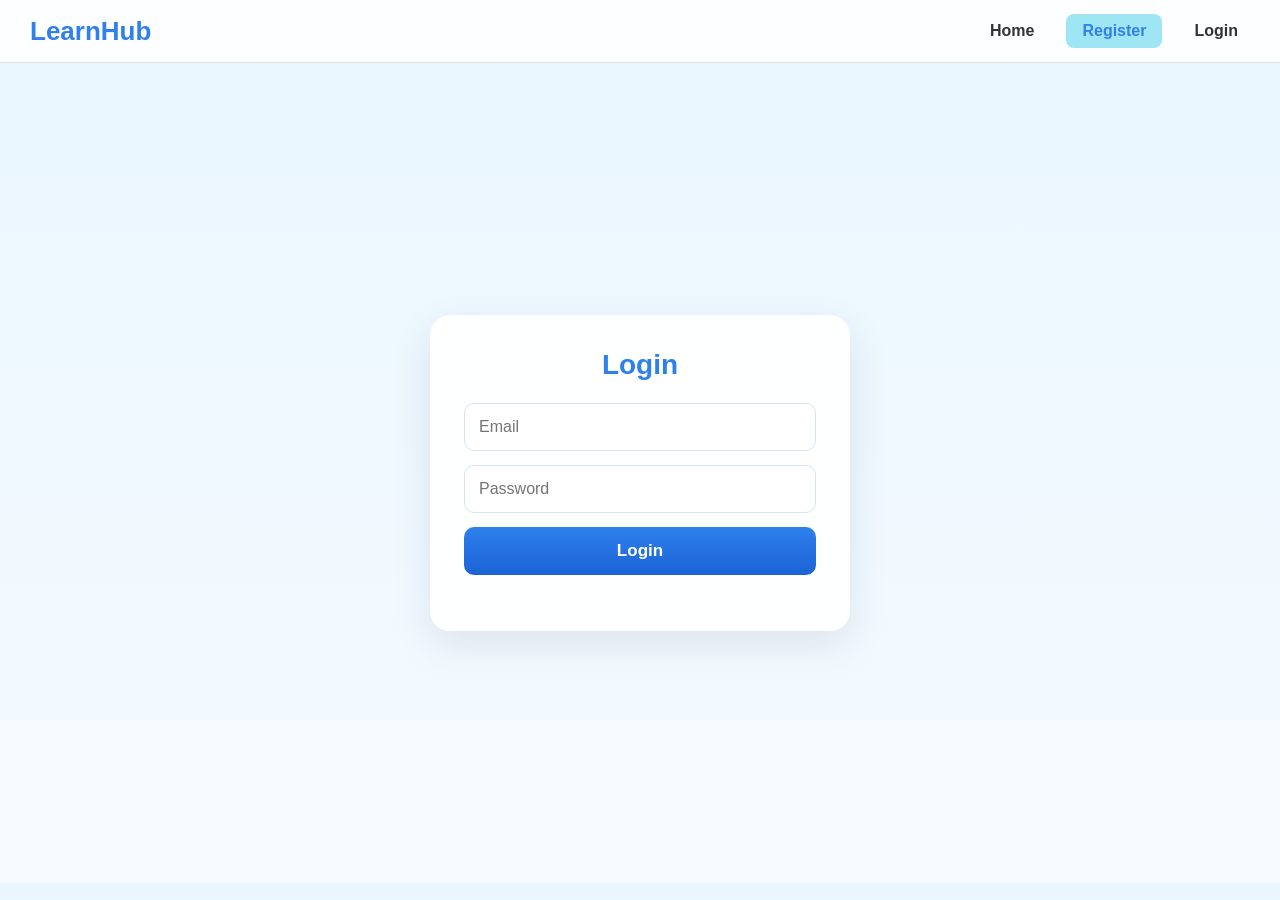
<file: frontend/public/profile.html>
<!DOCTYPE html>
<html lang="en">
<head>
<meta charset="UTF-8" />
<meta name="viewport" content="width=device-width, initial-scale=1" />
<title>LearnHub - Profile</title>
<link rel="stylesheet" href="../css/main.css" />
<script src="../js/profile.js" defer></script>
</head>
<body>
<header class="navbar">
  <div class="logo">LearnHub</div>
  <nav>
    <a href="index.html">Home</a>
    <a href="dashboard.html">Dashboard</a>
    <a href="login.html" id="logoutBtn">Logout</a>
  </nav>
</header>
<main class="container fade-in">
  <h2>My Profile</h2>
  <p><strong>Name:</strong> <span id="name"></span></p>
  <p><strong>Email:</strong> <span id="email"></span></p>
  <p><strong>Role:</strong> <span id="role"></span></p>
</main>
</body>
</html>
</file>
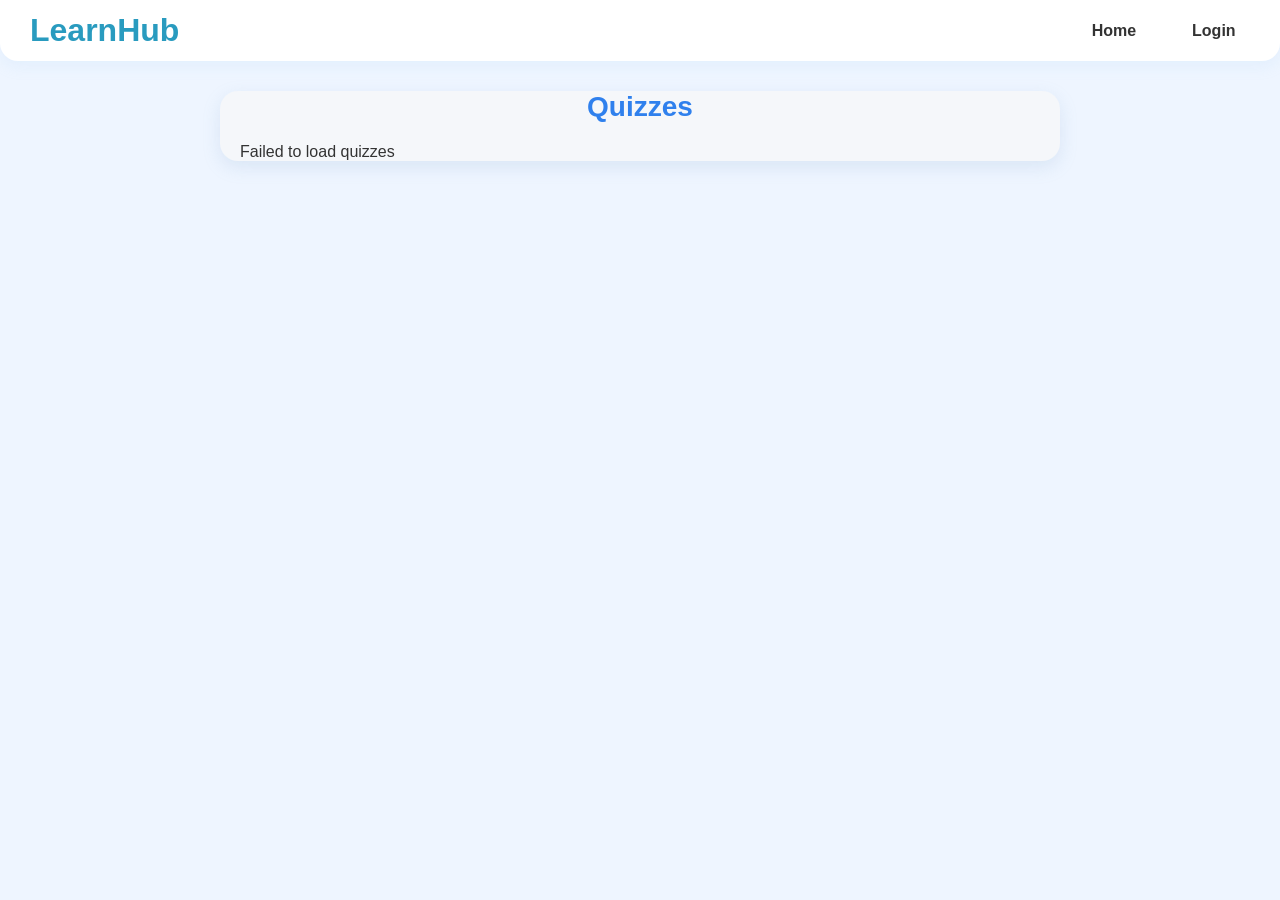
<file: frontend/public/quizzes.html>
<!DOCTYPE html>
<html lang="en">
<head>
<meta charset="UTF-8" />
<meta name="viewport" content="width=device-width, initial-scale=1" />
<title>LearnHub - Quizzes</title>

<!-- GLOBAL STYLES -->
<link rel="stylesheet" href="../css/main.css" />

<style>
/* PAGE BACKGROUND */
body {
  margin: 0;
  font-family: Arial, sans-serif;
  background: #eef5ff;
}

/* QUIZ PAGE CONTAINER */
.container {
  max-width: 800px;
  margin: 30px auto;
  padding: 0 20px;
}

/* TITLE */
.container h2 {
  text-align: center;
  font-size: 28px;
  color: #2f80ed;
  margin-bottom: 20px;
}

/* QUIZ LIST */
#quizzesList {
  list-style: none;
  padding: 0;
}

/* QUIZ CARD */
.quiz-card {
  background: white;
  padding: 15px 20px;
  border-radius: 12px;
  margin-bottom: 16px;
  display: flex;
  justify-content: space-between;
  align-items: center;
  box-shadow: 0 5px 15px rgba(0,0,0,0.08);
  transition: .2s ease;
}

.quiz-card:hover {
  transform: translateY(-3px);
  box-shadow: 0 8px 20px rgba(0,0,0,0.12);
}

.quiz-title {
  font-size: 18px;
  font-weight: 600;
  color: #2f80ed;
}

/* ATTEMPT BUTTON */
.attempt-btn {
  padding: 8px 16px;
  border: none;
  border-radius: 10px;
  background: linear-gradient(45deg, #2f80ed, #56ccf2);
  color: white;
  font-size: 14px;
  cursor: pointer;
  transition: .2s ease;
}

.attempt-btn:hover {
  transform: scale(1.05);
}

/* NAVBAR FIX - use clean layout from main.css */
.navbar {
  padding: 12px 30px !important;
  display: flex !important;
  justify-content: space-between !important;
  align-items: center !important;
}
</style>

<script src="../js/quizzes.js" defer></script>

<script>
function attemptQuiz(quizId) {
  localStorage.setItem("currentQuizId", quizId);
  window.location.href = "attempt_quiz.html";
}
</script>

</head>

<body>

<!-- ✔ CLEAN NAVBAR (no duplicates, no conflicts) -->
<header class="navbar">
  <div class="logo">LearnHub</div>

  <nav class="nav-links">
    <a href="index.html" id="navHome">Home</a>
    <a href="dashboard.html" id="navDashboard">Dashboard</a>

    <div class="profile-menu" id="profileMenu" style="display:none;">
      <img id="profileAvatar" class="avatar">
      <span id="profileName">Account</span>
      <div class="dropdown">
        <a href="profile.html">Profile</a>
        <a href="#" id="logoutBtn">Logout</a>
      </div>
    </div>

    <a href="login.html" id="loginBtn">Login</a>
  </nav>
</header>

<!-- QUIZ LIST -->
<main class="container">
  <h2>Quizzes</h2>
  <ul id="quizzesList"></ul>
</main>

<!-- USER LOGIC -->
<script>
(function() {
  const user = JSON.parse(localStorage.getItem("user"));

  const loginBtn = document.getElementById("loginBtn");
  const navDashboard = document.getElementById("navDashboard");
  const profileMenu = document.getElementById("profileMenu");
  const profileName = document.getElementById("profileName");
  const profileAvatar = document.getElementById("profileAvatar");
  const logoutBtn = document.getElementById("logoutBtn");

  if (user) {
    loginBtn.style.display = "none";
    navDashboard.style.display = "inline-block";
    profileMenu.style.display = "flex";

    profileName.textContent = user.name || "User";
    profileAvatar.src = user.avatar || "https://i.ibb.co/vJvbJrV/default-avatar.png";
  } else {
    loginBtn.style.display = "inline-block";
    navDashboard.style.display = "none";
    profileMenu.style.display = "none";
  }

  if (logoutBtn) {
    logoutBtn.onclick = () => {
      localStorage.clear();
      alert("Logged out!");
      window.location.href = "login.html";
    };
  }
})();
</script>

</body>
</html>
</file>
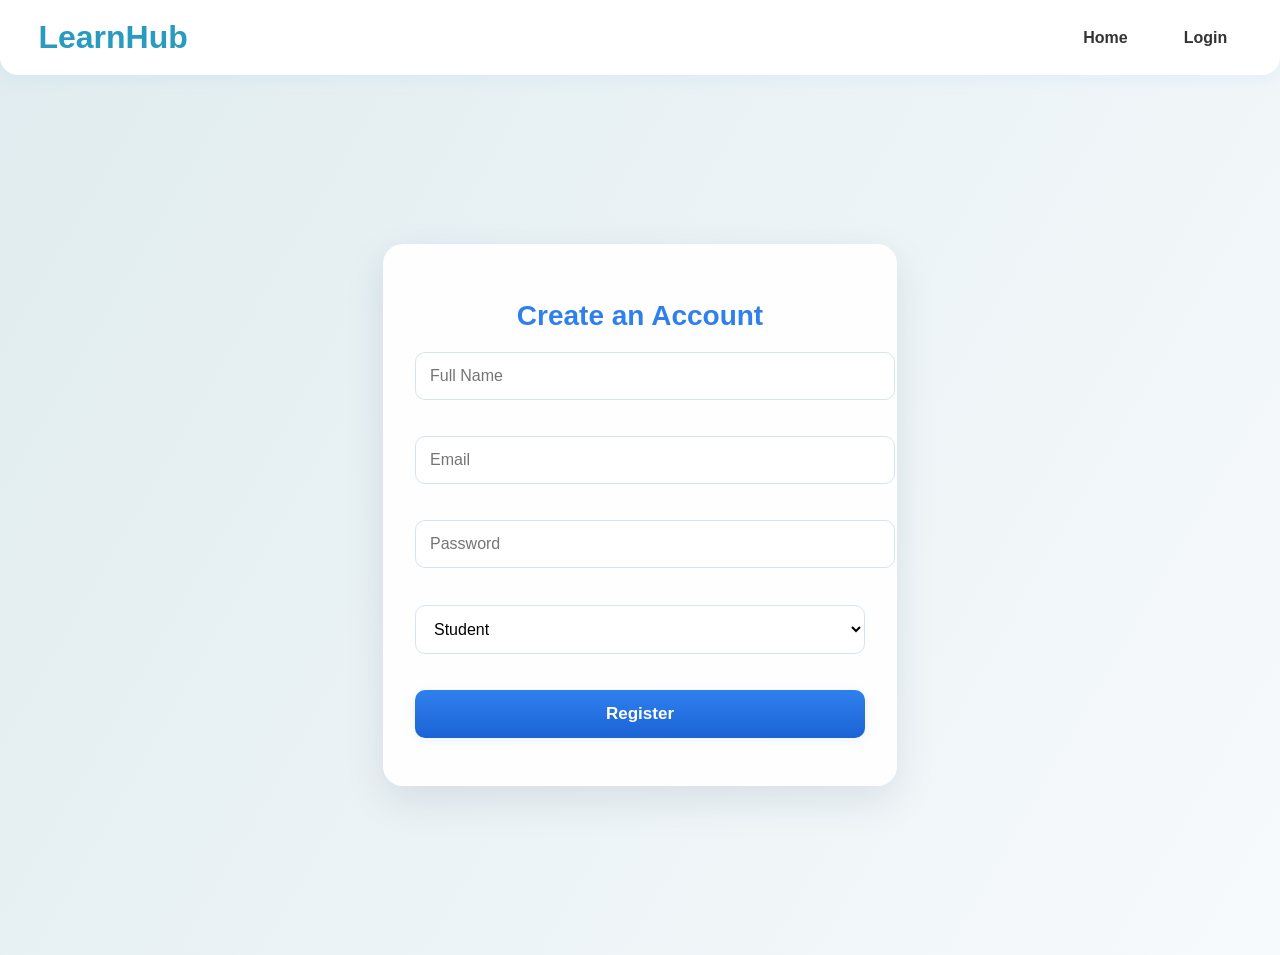
<file: frontend/public/register.html>
<!DOCTYPE html>
<html lang="en">
<head>
<meta charset="UTF-8" />
<meta name="viewport" content="width=device-width, initial-scale=1" />
<title>LearnHub - Register</title>
<link rel="stylesheet" href="../css/main.css" />

<!-- Extra styling for register page -->
<style>
/* Center layout */
.page-wrap {
  min-height: calc(100vh - 80px);
  display: flex;
  align-items: center;
  justify-content: center;
  padding: 30px;
}

/* Register card */
.register-card {
  width: 450px;
  max-width: calc(100% - 40px);
  background: rgba(255,255,255,0.95);
  border-radius: 20px;
  padding: 32px;
  box-shadow: 0 14px 40px rgba(20,40,80,0.10);
  animation: fadePop .35s ease-out;
  text-align: center;
}

/* Title */
.register-card h2 {
  color: #2f80ed;
  font-size: 28px;
  margin-bottom: 20px;
  font-weight: 700;
}

/* Inputs */
#registerForm {
  display: flex;
  flex-direction: column;
  gap: 14px;
}

#registerForm input,
#registerForm select {
  width: 100%;
  padding: 14px;
  border-radius: 10px;
  border: 1px solid #d7e4ef;
  font-size: 16px;
  outline: none;
  background: #fff;
  transition: 0.25s;
}

#registerForm input:focus,
#registerForm select:focus {
  border-color: #2f80ed;
  box-shadow: 0 0 10px rgba(47,128,237,0.18);
}

/* Register button */
.button {
  background: linear-gradient(180deg,#2f80ed,#1b63d6);
  color: white;
  border: none;
  padding: 14px;
  border-radius: 10px;
  font-size: 17px;
  font-weight: 700;
  cursor: pointer;
  transition: 0.25s;
}

.button:hover {
  box-shadow: 0 10px 22px rgba(47,128,237,0.18);
}

/* Messages */
.error { color: #d64545; margin-top: 10px; }
.success { color: green; margin-top: 10px; }

/* fade pop animation */
@keyframes fadePop {
  from { opacity: 0; transform: translateY(12px); }
  to   { opacity: 1; transform: translateY(0); }
}

</style>

<script src="../js/auth.js" defer></script>
</head>

<body>

<!-- Navbar -->
<header class="navbar">
  <div class="logo">LearnHub</div>
  <nav class="nav-links">
    <a href="index.html">Home</a>
    <a href="login.html">Login</a>
  </nav>
</header>

<!-- Central Register Card -->
<div class="page-wrap">
  <div class="register-card">

    <h2>Create an Account</h2>

    <form id="registerForm">
      <input type="text" id="name" placeholder="Full Name" required />
      <input type="email" id="email" placeholder="Email" required />
      <input type="password" id="password" placeholder="Password" required />

      <select id="role" required>
        <option value="student" selected>Student</option>
        <option value="admin">Admin</option>
      </select>

      <button type="submit" class="button">Register</button>
    </form>

    <p id="registerError" class="error"></p>
    <p id="registerSuccess" class="success"></p>

  </div>
</div>

</body>
</html>
</file>
<file: frontend/css/main.css>
/* -------------------------------
   GLOBAL PASTEL THEME VARIABLES
--------------------------------*/
:root {
  --pastel-bg: #f5f7fa;
  --pastel-primary: #a3cef1;
  --pastel-secondary: #f7cac9;
  --pastel-accent: #f6e2b3;
  --text-color: #333;
  --soft-shadow: 0 6px 18px rgba(120,160,200,0.18);
  --radius: 14px;
}

/* -------------------------------
   GLOBAL PAGE STYLING
--------------------------------*/
body {
  margin: 0;
  min-height: 100vh;
  font-family: "Segoe UI", Tahoma, Geneva, Verdana, sans-serif;
  background: linear-gradient(120deg, #e0ecef 0%, #f7fafc 100%);
  color: var(--text-color);
}

/* -------------------------------
   NAVBAR
--------------------------------*/
.navbar {
  display: flex;
  justify-content: space-between;
  align-items: center;
  background: #ffffff;
  padding: 1.2rem 2.4rem;
  box-shadow: 0 5px 15px rgba(163, 206, 241, 0.15);
  border-radius: 0 0 18px 18px;
  position: sticky;
  top: 0;
  z-index: 999;
}

.logo {
  font-size: 2rem;
  font-weight: 700;
  color: #299bbf;
}

.nav-links {
  display: flex;
  align-items: center;
  gap: 1.7rem;
}

.nav-links a {
  text-decoration: none;
  color: #333;
  font-weight: 600;
  padding: 0.5rem 0.9rem;
  border-radius: 8px;
  transition: 0.3s;
}

.nav-links a:hover {
  background: #e1f5fe;
  color: #299bbf;
}

/* -------------------------------
   PROFILE MENU (Avatar Dropdown)
--------------------------------*/
.avatar {
  width: 34px;
  height: 34px;
  border-radius: 50%;
  object-fit: cover;
  border: 2px solid #a3cef1;
}

.profile-menu {
  display: flex;
  align-items: center;
  gap: 8px;
  cursor: pointer;
  position: relative;
  padding: 0.4rem 0.8rem;
  border-radius: 8px;
  transition: .2s;
}

.profile-menu:hover {
  background: rgba(41,155,191,0.11);
}

.dropdown {
  display: none;
  position: absolute;
  right: 0;
  top: 45px;
  width: 170px;
  background: white;
  padding: 10px;
  border-radius: 12px;
  box-shadow: var(--soft-shadow);
}

.profile-menu:hover .dropdown {
  display: block;
}

.dropdown a {
  text-decoration: none;
  padding: 9px 8px;
  color: #333;
  border-radius: 6px;
  display: block;
  transition: .2s;
}

.dropdown a:hover {
  background: rgba(47,128,237,0.12);
  color: #2f80ed;
}

/* -------------------------------
   MAIN PAGE CONTAINER
--------------------------------*/
.container {
  max-width: 920px;
  margin: 2.5rem auto 0 auto;
  padding: 2.2rem 2rem;
  background: #f5f7fa;
  border-radius: 18px;
  box-shadow: var(--soft-shadow);
}

/* -------------------------------
   QUIZ CARDS (Standardized)
--------------------------------*/
.quiz-card {
  background: white;
  padding: 16px 20px;
  border-radius: 16px;
  margin-bottom: 18px;
  box-shadow: 0 6px 18px rgba(100,160,200,0.12);
  display: flex;
  justify-content: space-between;
  align-items: center;
  transition: .2s;
}

.quiz-card:hover {
  transform: translateY(-3px);
  box-shadow: 0 8px 22px rgba(120,160,200,0.18);
}

.quiz-title {
  font-size: 18px;
  font-weight: 600;
  color: #2f80ed;
}

.attempt-btn {
  padding: 8px 18px;
  font-size: 14px;
  font-weight: bold;
  color: white;
  background: linear-gradient(45deg, #2f80ed, #56ccf2);
  border: none;
  border-radius: 10px;
  cursor: pointer;
  transition: .25s;
}

.attempt-btn:hover {
  transform: scale(1.06);
  box-shadow: 0 4px 14px rgba(120,160,200,.2);
}

/* -------------------------------
   CARDS (Dashboard cards)
--------------------------------*/
.cards {
  display: flex;
  justify-content: center;
  flex-wrap: wrap;
  gap: 2rem;
  margin-top: 2rem;
}

.card {
  background: #fff;
  padding: 1.7rem 1.5rem;
  width: 280px;
  border-radius: 16px;
  box-shadow: var(--soft-shadow);
  animation: fadeIn 1.1s;
}

/* -------------------------------
   BUTTONS (primary)
--------------------------------*/
.button {
  background-color: var(--pastel-primary);
  color: white;
  padding: 0.8rem 2rem;
  border: none;
  border-radius: 10px;
  font-size: 1.1rem;
  font-weight: bold;
  cursor: pointer;
  box-shadow: 0 2px 12px rgba(100,160,200,0.12);
  transition: .2s;
}

.button:hover {
  background-color: #6acee5;
  color: #2f80ed;
}

/* -------------------------------
   INPUT FIELDS
--------------------------------*/
input, select {
  width: 100%;
  padding: 0.75rem;
  border: 2px solid #a3cef1;
  border-radius: 8px;
  margin-bottom: 1.4rem;
  background: #f7fafd;
  font-size: 1rem;
}

input:focus, select:focus {
  border-color: #299bbf;
  outline: none;
}

/* -------------------------------
   ANIMATIONS
--------------------------------*/
@keyframes fadeIn {
  from { opacity: 0; transform: translateY(10px); }
  to { opacity: 1; transform: translateY(0); }
}
.fade-in { animation: fadeIn .9s ease; }

/* -------------------------------
   RESPONSIVE
--------------------------------*/
@media (max-width: 820px) {
  .container { padding: 1rem; }
  .cards { flex-direction: column; align-items: center; }
  .quiz-card { flex-direction: column; gap: 12px; text-align: center; }
}
</file>
